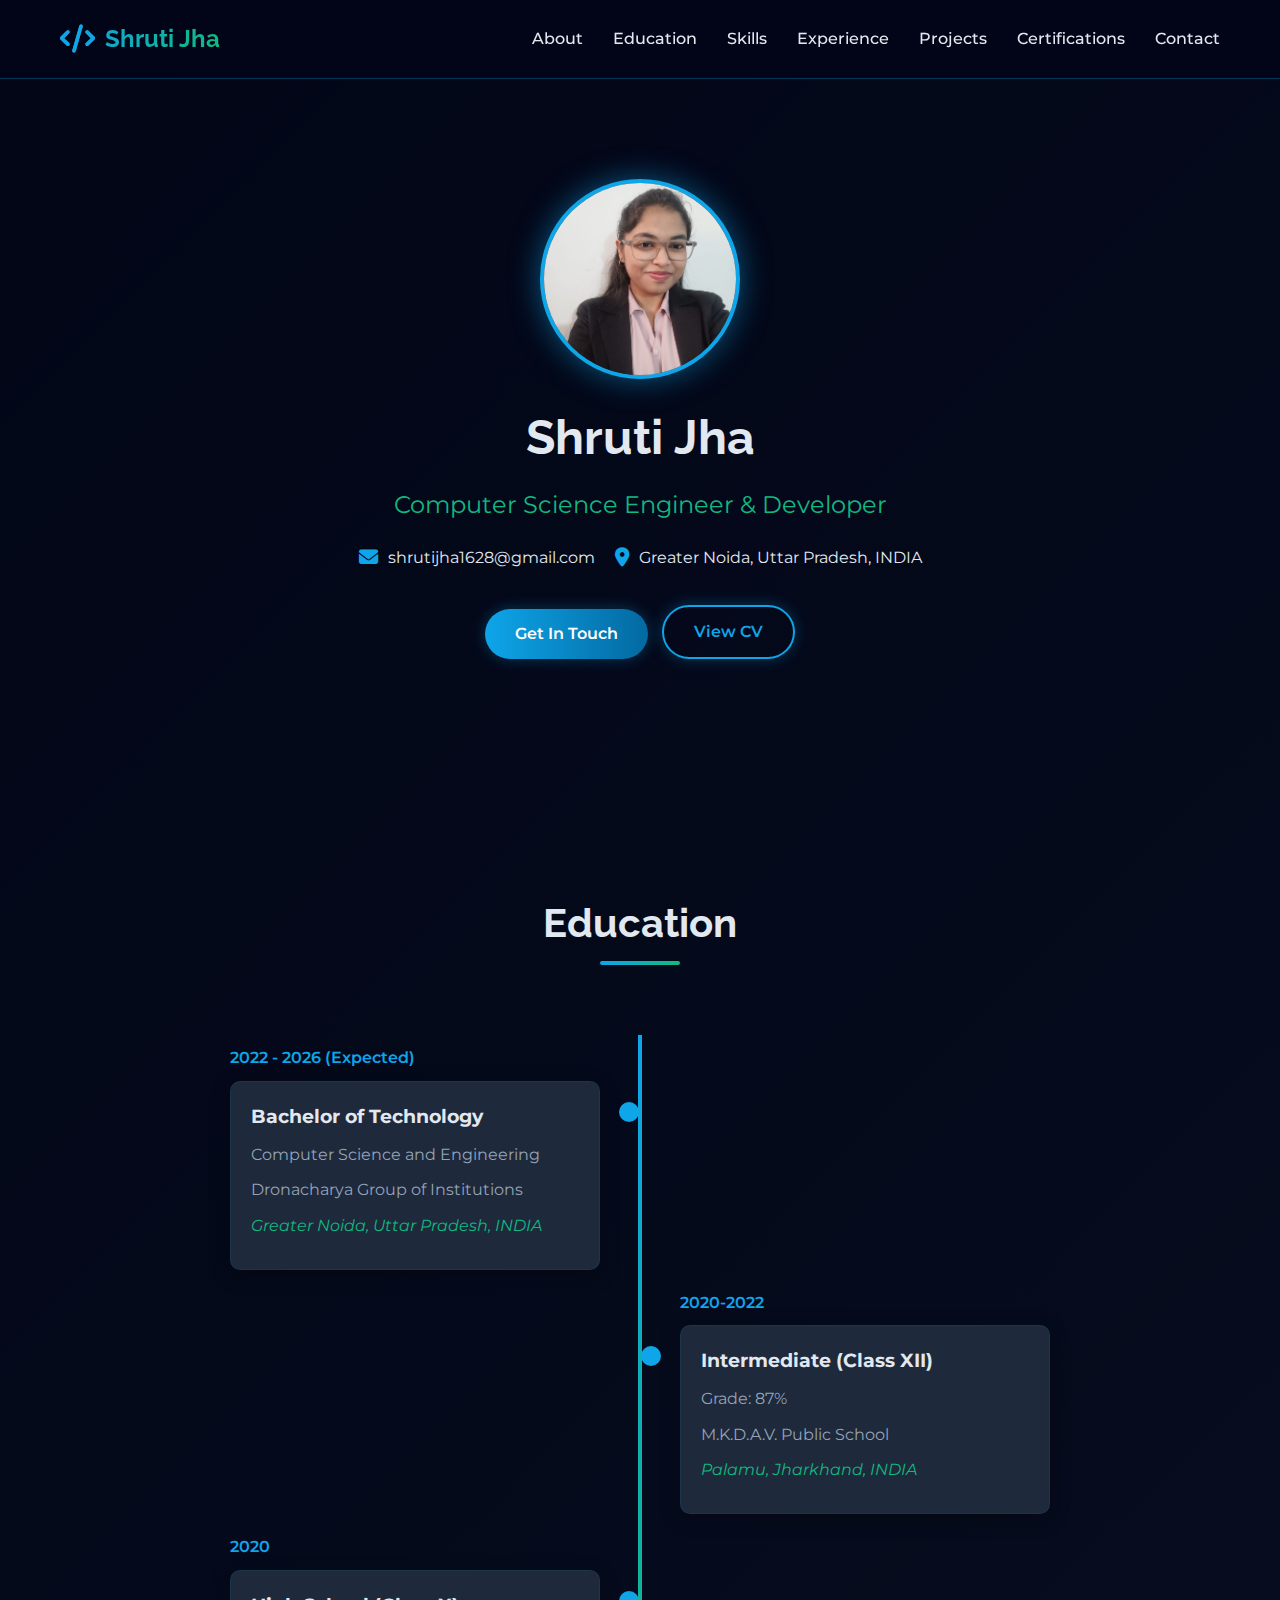
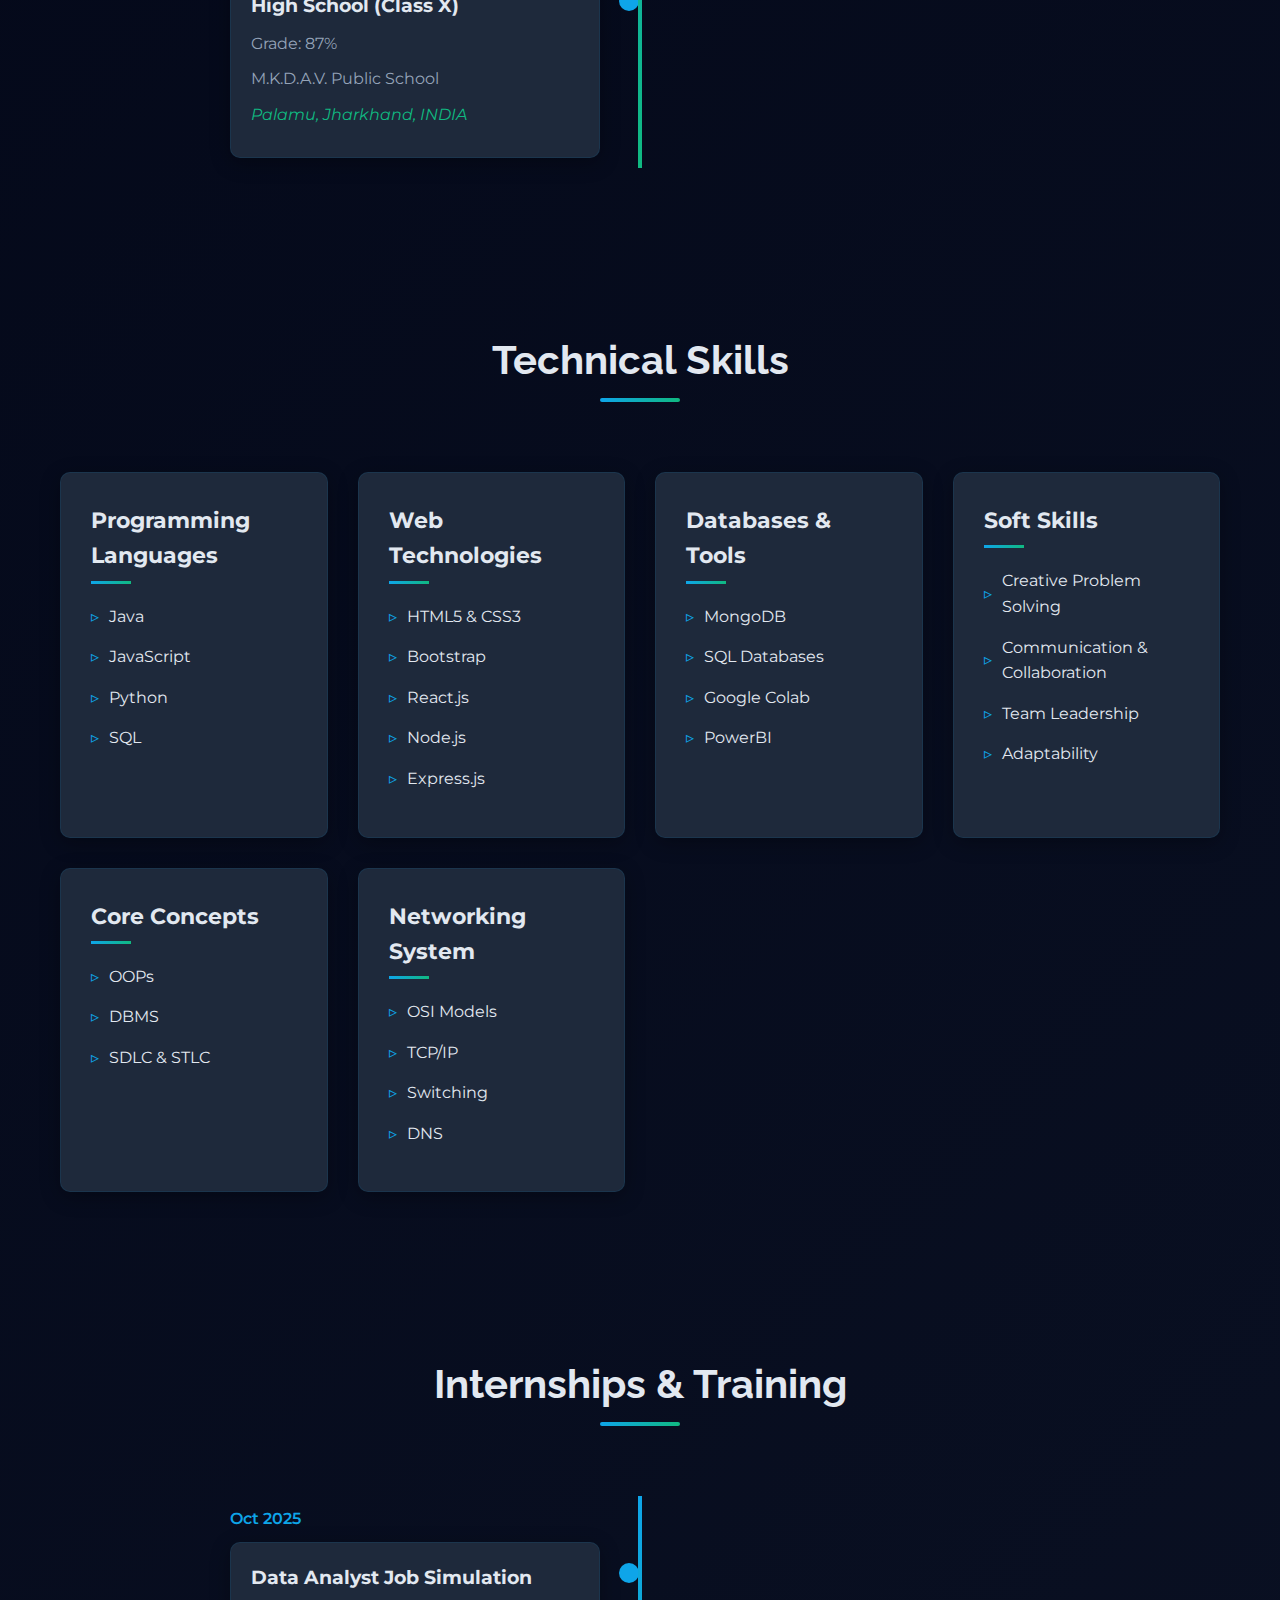
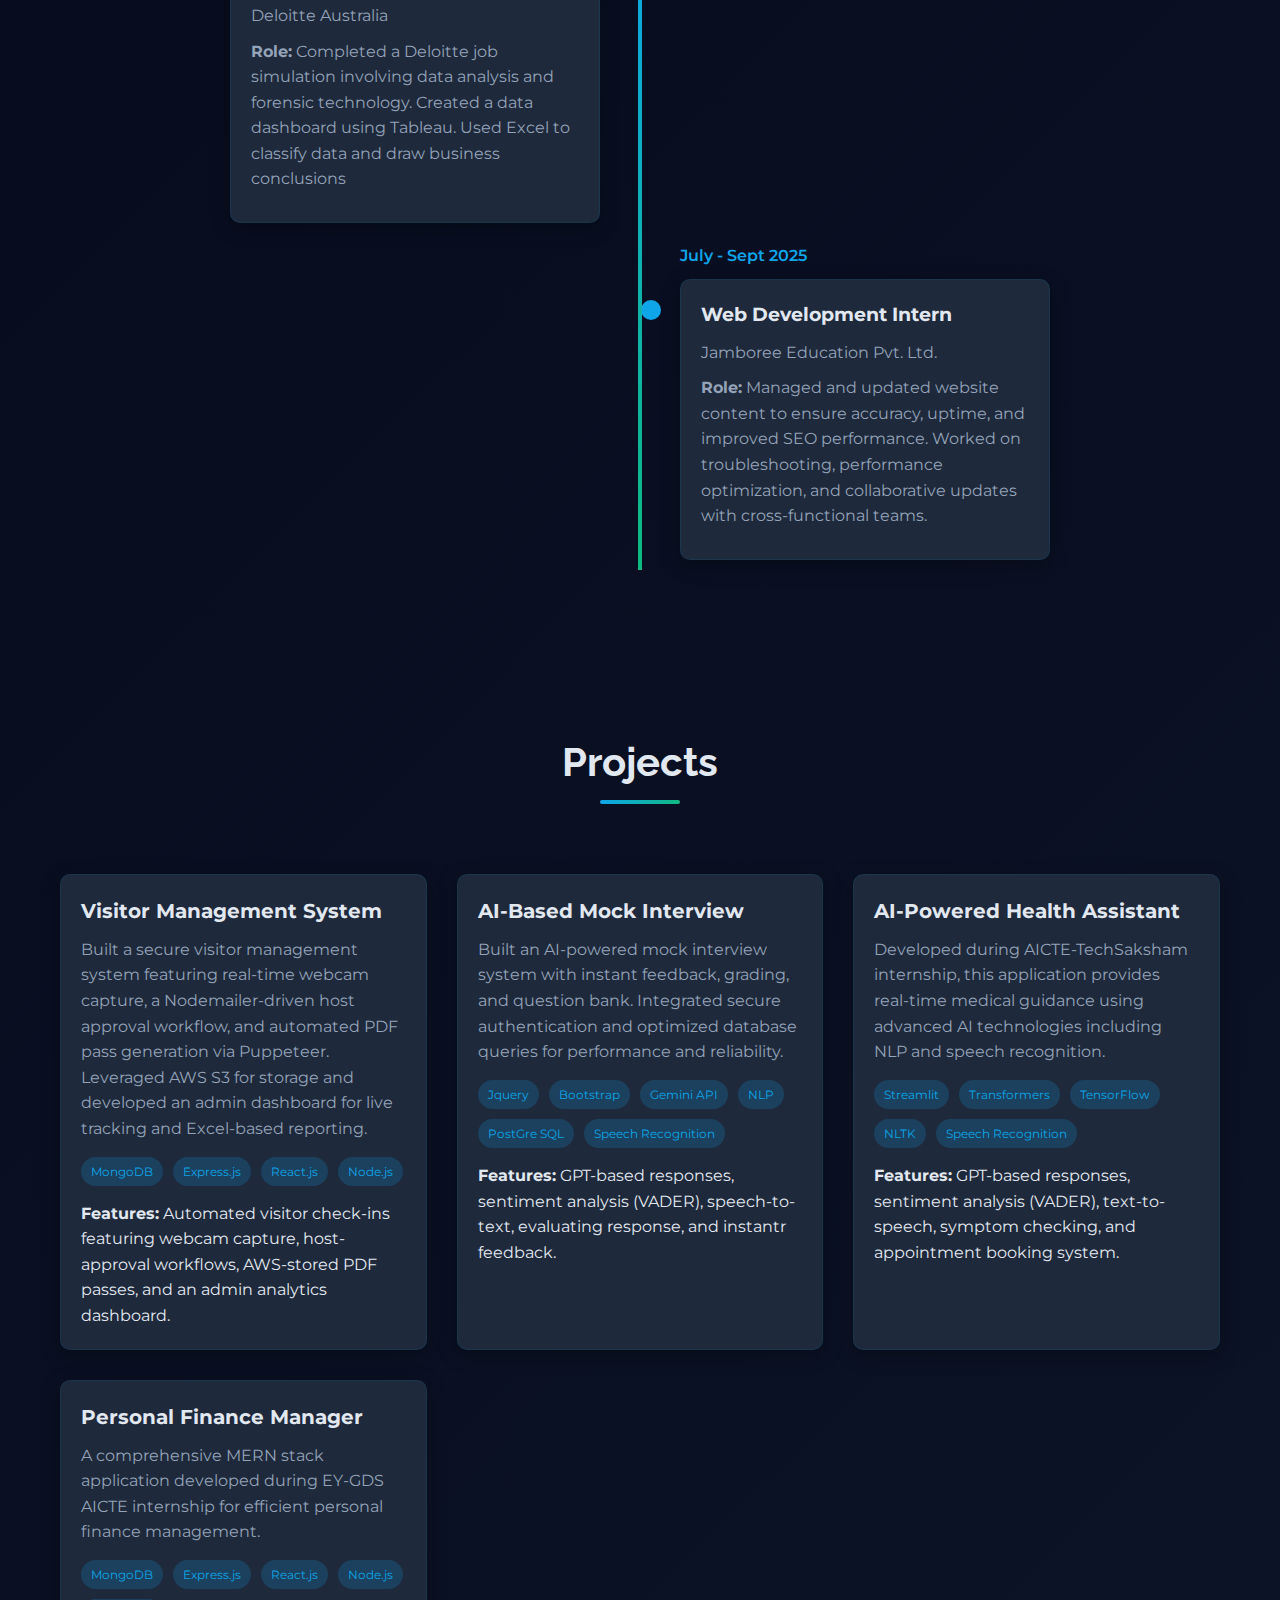
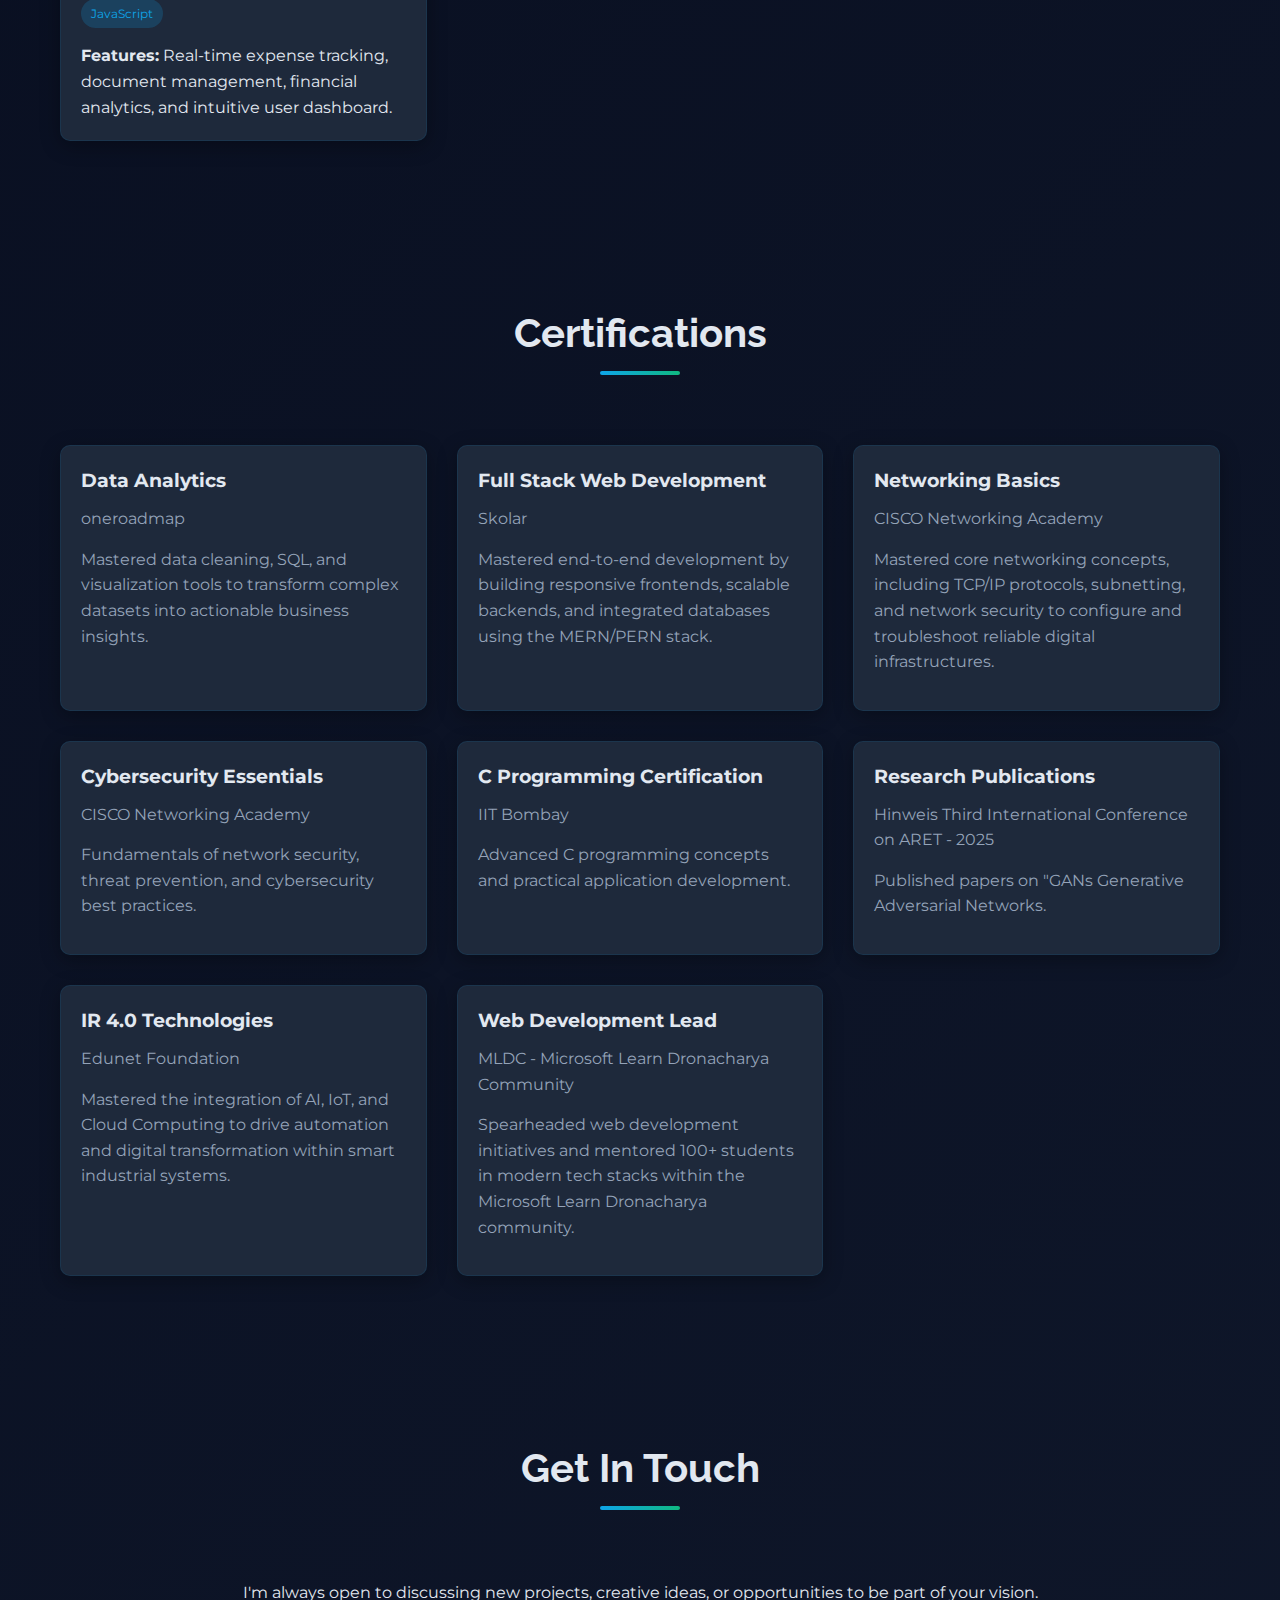
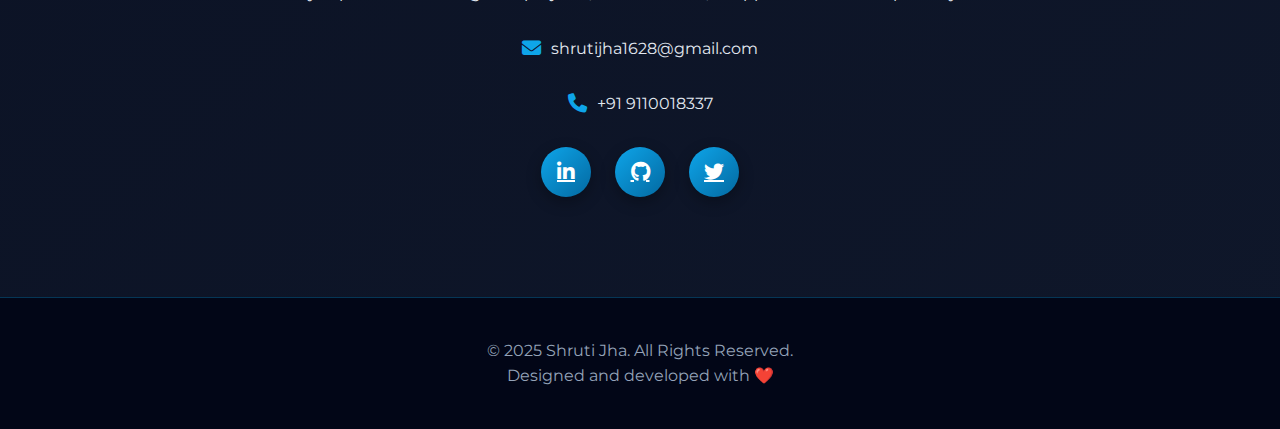
<file: index.html>
<!DOCTYPE html>
<html lang="en">
<head>
    <meta charset="UTF-8">
    <meta name="viewport" content="width=device-width, initial-scale=1.0">
    <title>Shruti Jha | Portfolio</title>
    <link rel="stylesheet" href="https://cdnjs.cloudflare.com/ajax/libs/font-awesome/6.4.0/css/all.min.css">
    <link href="https://fonts.googleapis.com/css2?family=Montserrat:wght@300;400;500;600;700&family=Raleway:wght@400;500;600;700&display=swap" rel="stylesheet">
    <link rel="stylesheet" href="style.css">

</head>
<body>
    <!-- Header -->
    <header>
        <div class="container">
            <nav>
                <div class="logo">
                    <i class="fas fa-code"></i>
                    <span>Shruti Jha</span>
                </div>
                <ul class="nav-links">
                    <li><a href="#about">About</a></li>
                    <li><a href="#education">Education</a></li>
                    <li><a href="#skills">Skills</a></li>
                    <li><a href="#experience">Experience</a></li>
                    <li><a href="#projects">Projects</a></li>
                    <li><a href="#certifications">Certifications</a></li>
                    <li><a href="#contact">Contact</a></li>
                </ul>
            </nav>
        </div>
    </header>

    <!-- Hero Section -->
    <section class="hero" id="#about">
        <div class="container">
            <div class="profile-container">
                <div class="profile-img">
                    <!-- Replace with your actual image -->
                    <img src="Shruti_portfolio.jpeg" alt="Shruti Jha">
                    <!-- <i class="fas fa-user"></i> -->
                </div>
                <h1>Shruti Jha</h1>
                <h2>Computer Science Engineer & Developer</h2>
                
                <div class="contact-info">
                    <div class="contact-item">
                        <i class="fas fa-envelope"></i>
                        <span>shrutijha1628@gmail.com</span>
                    </div>
                    <div class="contact-item">
                        <i class="fas fa-map-marker-alt"></i>
                        <span>Greater Noida, Uttar Pradesh, INDIA</span>
                    </div>
                </div>
                
                <div>
                    <a href="#contact" class="btn">Get In Touch</a>
                    <a href="https://drive.google.com/file/d/1aVGGHmJoJgj8RbCNaSXAF1fKnfLCv3zP/view?usp=sharing" class="btn btn-outline" target="_blank">View CV</a>
                </div>
            </div>
        </div>
    </section>


    <!-- Education -->
    <section id="education">
        <div class="container">
            <div class="section-title">
                <h2>Education</h2>
            </div>
            
            <div class="timeline">
                <div class="timeline-item">
                    <div class="timeline-date">2022 - 2026 (Expected)</div>
                    <div class="timeline-content">
                        <h3>Bachelor of Technology</h3>
                        <p>Computer Science and Engineering</p>
                        <p>Dronacharya Group of Institutions</p>
                        <p class="location">Greater Noida, Uttar Pradesh, INDIA</p>
                    </div>
                </div>
                
                <div class="timeline-item">
                    <div class="timeline-date">2020-2022</div>
                    <div class="timeline-content">
                        <h3>Intermediate (Class XII)</h3>
                        <p>Grade: 87%</p>
                        <p>M.K.D.A.V. Public School</p>
                        <p class="location">Palamu, Jharkhand, INDIA</p>
                    </div>
                </div>
                
                <div class="timeline-item">
                    <div class="timeline-date">2020</div>
                    <div class="timeline-content">
                        <h3>High School (Class X)</h3>
                        <p>Grade: 87%</p>
                        <p>M.K.D.A.V. Public School</p>
                        <p class="location">Palamu, Jharkhand, INDIA</p>
                    </div>
                </div>
            </div>
        </div>
    </section>

    <!-- Skills -->
    <section id="skills">
        <div class="container">
            <div class="section-title">
                <h2>Technical Skills</h2>
            </div>
            
            <div class="skills-grid">
                <div class="skill-category">
                    <h3>Programming Languages</h3>
                    <ul class="skill-list">
                        <li>Java</li>
                        <li>JavaScript</li>
                        <li>Python</li>
                        <li>SQL</li>
                    </ul>
                </div>
                
                <div class="skill-category">
                    <h3>Web Technologies</h3>
                    <ul class="skill-list">
                        <li>HTML5 & CSS3</li>
                        <li>Bootstrap</li>
                        <li>React.js</li>
                        <li>Node.js</li>
                        <li>Express.js</li>
                    </ul>
                </div>
                
                <div class="skill-category">
                    <h3>Databases & Tools</h3>
                    <ul class="skill-list">
                        <li>MongoDB</li>
                        <li>SQL Databases</li>
                        <li>Google Colab</li>
                        <li>PowerBI</li>
                    </ul>
                </div>
                
                <div class="skill-category">
                    <h3>Soft Skills</h3>
                    <ul class="skill-list">
                        <li>Creative Problem Solving</li>
                        <li>Communication & Collaboration</li>
                        <li>Team Leadership</li>
                        <li>Adaptability</li>
                    </ul>
                </div>

                <div class="skill-category">
                    <h3>Core Concepts</h3>
                    <ul class="skill-list">
                        <li>OOPs</li>
                        <li>DBMS</li>
                        <li>SDLC & STLC</li>
                    </ul>
                </div>

                <div class="skill-category">
                    <h3>Networking System</h3>
                    <ul class="skill-list">
                        <li>OSI Models</li>
                        <li>TCP/IP</li>
                        <li>Switching</li>
                        <li>DNS</li>
                    </ul>
                </div>

            </div>
        </div>
    </section>

    <!-- Experience -->
    <section id="experience">
        <div class="container">
            <div class="section-title">
                <h2>Internships & Training</h2>
            </div>
            
            <div class="timeline">
                <div class="timeline-item">
                    <div class="timeline-date">Oct 2025</div>
                    <div class="timeline-content">
                        <h3>Data Analyst Job Simulation</h3>
                        <p>Deloitte Australia</p>
                        <p><strong>Role:</strong> Completed a Deloitte job simulation involving data analysis and forensic technology. Created a data dashboard using Tableau. Used Excel to classify data and draw business conclusions</p>
                    </div>
                </div>
                
                <div class="timeline-item">
                    <div class="timeline-date">July - Sept 2025</div>
                    <div class="timeline-content">
                        <h3>Web Development Intern</h3>
                        <p>Jamboree Education Pvt. Ltd.</p>
                        <p><strong>Role:</strong> Managed and updated website content to ensure accuracy, uptime, and improved SEO performance. Worked on troubleshooting, performance optimization, and collaborative updates with cross-functional teams.</p>
                    </div>
                </div>
            
            </div>
        </div>
    </section>

    <!-- Projects -->
    <section id="projects">
        <div class="container">
            <div class="section-title">
                <h2>Projects</h2>
            </div>
            
            <div class="projects-grid">

                <div class="project-card">
                    <div class="project-content">
                        <h3 class="project-title">Visitor Management System</h3>
                        <p class="project-desc">Built a secure visitor management system featuring real-time webcam capture, a Nodemailer-driven host approval workflow, and automated PDF pass generation via Puppeteer. Leveraged AWS S3 for storage and developed an admin dashboard for live tracking and Excel-based reporting.</p>
                        <div class="project-tech">
                            <span class="tech-tag">MongoDB</span>
                            <span class="tech-tag">Express.js</span>
                            <span class="tech-tag">React.js</span>
                            <span class="tech-tag">Node.js</span>
                        </div>
                        <p><strong>Features:</strong> Automated visitor check-ins featuring webcam capture, host-approval workflows, AWS-stored PDF passes, and an admin analytics dashboard.</p>
                    </div>
                </div>
                

                <div class="project-card">
                    <div class="project-content">
                        <h3 class="project-title">AI-Based Mock Interview</h3>
                        <p class="project-desc">Built an AI-powered mock interview system with instant feedback, grading, and question bank. Integrated secure authentication and optimized database queries for performance and reliability.</p>
                        <div class="project-tech">
                            <span class="tech-tag">Jquery</span>
                            <span class="tech-tag">Bootstrap</span>
                            <span class="tech-tag">Gemini API</span>
                            <span class="tech-tag">NLP</span>
                            <span class="tech-tag">PostGre SQL</span>
                            <span class="tech-tag">Speech Recognition</span>
                        </div>
                        <p><strong>Features:</strong> GPT-based responses, sentiment analysis (VADER), speech-to-text, evaluating response, and instantr feedback.</p>
                    </div>
                </div>

                <div class="project-card">
                    <div class="project-content">
                        <h3 class="project-title">AI-Powered Health Assistant</h3>
                        <p class="project-desc">Developed during AICTE-TechSaksham internship, this application provides real-time medical guidance using advanced AI technologies including NLP and speech recognition.</p>
                        <div class="project-tech">
                            <span class="tech-tag">Streamlit</span>
                            <span class="tech-tag">Transformers</span>
                            <span class="tech-tag">TensorFlow</span>
                            <span class="tech-tag">NLTK</span>
                            <span class="tech-tag">Speech Recognition</span>
                        </div>
                        <p><strong>Features:</strong> GPT-based responses, sentiment analysis (VADER), text-to-speech, symptom checking, and appointment booking system.</p>
                    </div>
                </div>
                
                <div class="project-card">
                    <div class="project-content">
                        <h3 class="project-title">Personal Finance Manager</h3>
                        <p class="project-desc">A comprehensive MERN stack application developed during EY-GDS AICTE internship for efficient personal finance management.</p>
                        <div class="project-tech">
                            <span class="tech-tag">MongoDB</span>
                            <span class="tech-tag">Express.js</span>
                            <span class="tech-tag">React.js</span>
                            <span class="tech-tag">Node.js</span>
                            <span class="tech-tag">JavaScript</span>
                        </div>
                        <p><strong>Features:</strong> Real-time expense tracking, document management, financial analytics, and intuitive user dashboard.</p>
                    </div>
                </div>
            </div>
        </div>
    </section>

    <!-- Certifications -->
    <section id="certifications">
        <div class="container">
            <div class="section-title">
                <h2>Certifications</h2>
            </div>
            
            <div class="certs-grid">
                <div class="cert-card">
                    <h3>Data Analytics</h3>
                    <p>oneroadmap</p>
                    <p>Mastered data cleaning, SQL, and visualization tools to transform complex datasets into actionable business insights.</p>
                </div>

                <div class="cert-card">
                    <h3>Full Stack Web Development</h3>
                    <p>Skolar</p>
                    <p>Mastered end-to-end development by building responsive frontends, scalable backends, and integrated databases using the MERN/PERN stack.</p>
                </div>
                
                <div class="cert-card">
                    <h3>Networking Basics</h3>
                    <p>CISCO Networking Academy</p>
                    <p>Mastered core networking concepts, including TCP/IP protocols, subnetting, and network security to configure and troubleshoot reliable digital infrastructures.</p>
                </div>
                
                <div class="cert-card">
                    <h3>Cybersecurity Essentials</h3>
                    <p>CISCO Networking Academy</p>
                    <p>Fundamentals of network security, threat prevention, and cybersecurity best practices.</p>
                </div>
                
                <div class="cert-card">
                    <h3>C Programming Certification</h3>
                    <p>IIT Bombay</p>
                    <p>Advanced C programming concepts and practical application development.</p>
                </div>
                
                <div class="cert-card">
                    <h3>Research Publications</h3>
                    <p>Hinweis Third International Conference on ARET - 2025</p>
                    <p>Published papers on "GANs Generative Adversarial Networks.</p>
                </div>
                
                <div class="cert-card">
                    <h3>IR 4.0 Technologies</h3>
                    <p>Edunet Foundation</p>
                    <p>Mastered the integration of AI, IoT, and Cloud Computing to drive automation and digital transformation within smart industrial systems.</p>
                </div>

                <div class="cert-card">
                    <h3>Web Development Lead</h3>
                    <p>MLDC - Microsoft Learn Dronacharya Community</p>
                    <p>Spearheaded web development initiatives and mentored 100+ students in modern tech stacks within the Microsoft Learn Dronacharya community.</p>
                </div>
            </div>
        </div>
    </section>

    <!-- Contact -->
    <section id="contact">
        <div class="container">
            <div class="section-title">
                <h2>Get In Touch</h2>
            </div>
            
            <div style="text-align: center;">
                <p>I'm always open to discussing new projects, creative ideas, or opportunities to be part of your vision.</p>
                
                <div class="contact-info" style="justify-content: center; margin: 30px 0;">
                    <div class="contact-item">
                        <i class="fas fa-envelope"></i>
                        <span>shrutijha1628@gmail.com</span>
                    </div>
                </div>

                <div class="contact-info" style="justify-content: center; margin: 30px 0;">
                    <div class="contact-item">
                        <i class="fas fa-phone"></i>
                        <span>+91 9110018337</span>
                    </div>
                </div>
                
                <div class="social-buttons">
                    <a href="https://www.linkedin.com/in/shruti-j-966269230/" class="social-btn" target="_blank"><i class="fab fa-linkedin-in"></i></a>
                    <a href="https://github.com/shrut08i" class="social-btn" target="_blank"><i class="fab fa-github"></i></a>
                    <a href="https://x.com/ShrutiJ93777965" class="social-btn" target="_blank"><i class="fab fa-twitter"></i></a>
                </div>
            </div>
        </div>
    </section>

    <!-- Footer -->
    <footer>
        <div class="container">
            <p>&copy; 2025 Shruti Jha. All Rights Reserved.</p>
            <p>Designed and developed with ❤️</p>
        </div>
    </footer>

    <script>
        // Simple smooth scroll functionality
        document.querySelectorAll('a[href^="#"]').forEach(anchor => {
            anchor.addEventListener('click', function (e) {
                e.preventDefault();
                
                const targetId = this.getAttribute('href');
                if (targetId === '#') return;
                
                const targetElement = document.querySelector(targetId);
                if (targetElement) {
                    window.scrollTo({
                        top: targetElement.offsetTop - 80,
                        behavior: 'smooth'
                    });
                }
            });
        });
    </script>

    <script>

        var tablinks = document.getElementsByClassName("tab-links");
        var tabcontents = document.getElementsByClassName("tab-contents");
        
        function opentab(tabname){
            for(tablink of tablinks){
                tablink.classList.remove("active-link");
            }
            for(tabcontent of tabcontents){
                tabcontent.classList.remove("active-tab");
            }
            event.currentTarget.classList.add("active-link");
            document.getElementById(tabname).classList.add("active-tab")
        }

    </script>

</body>
</html>
</file>
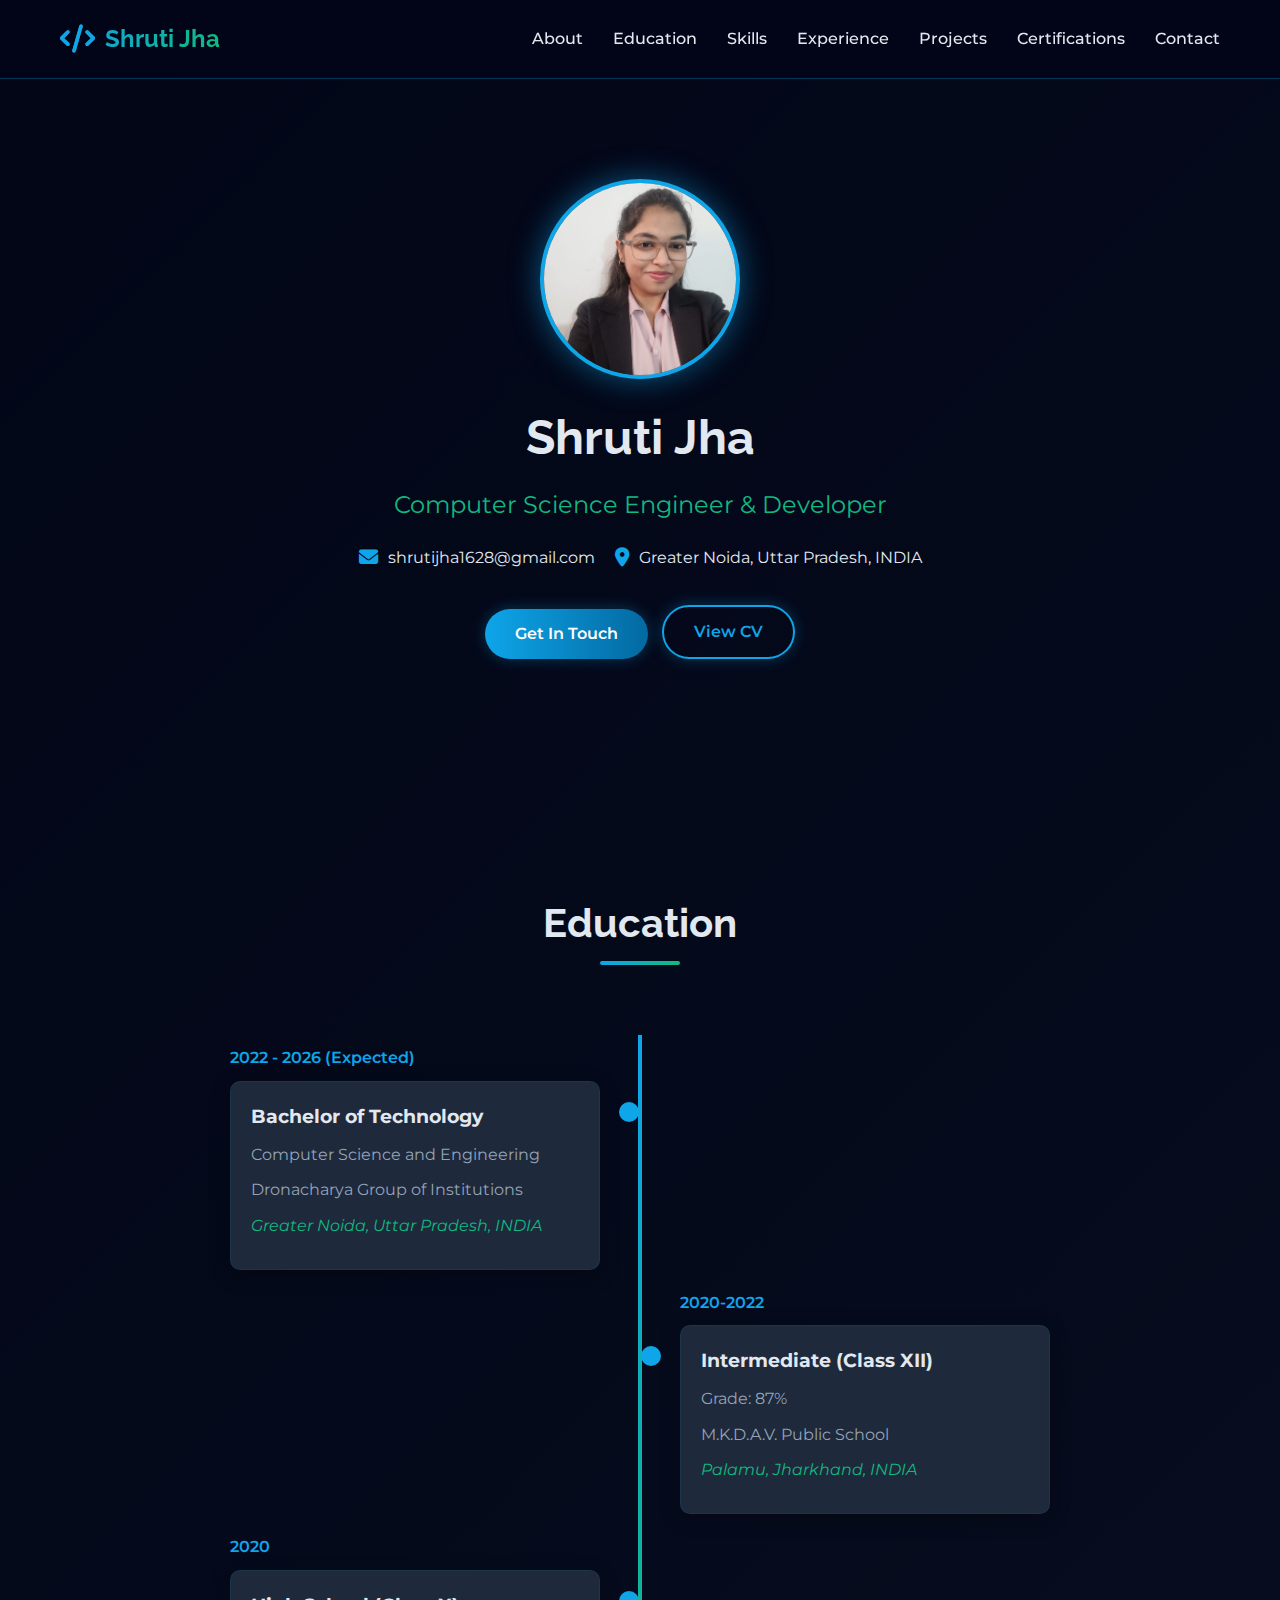
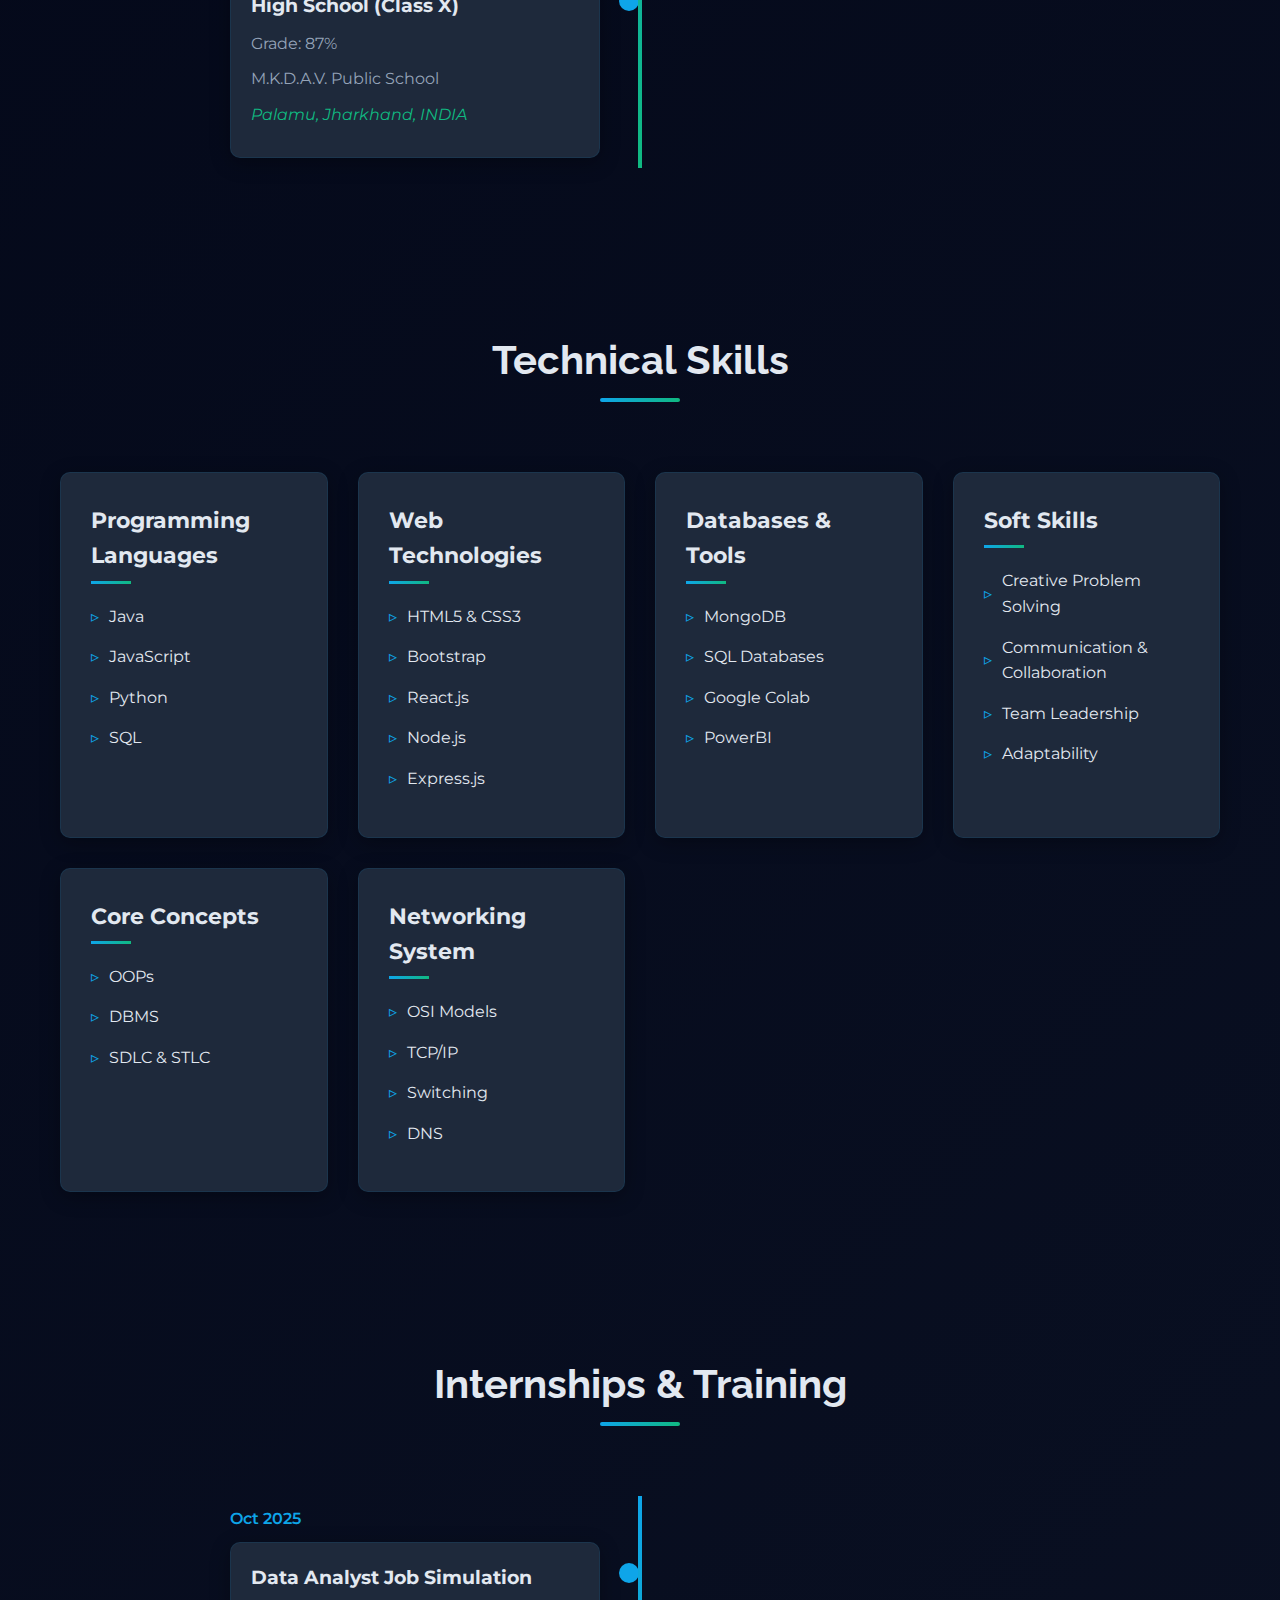
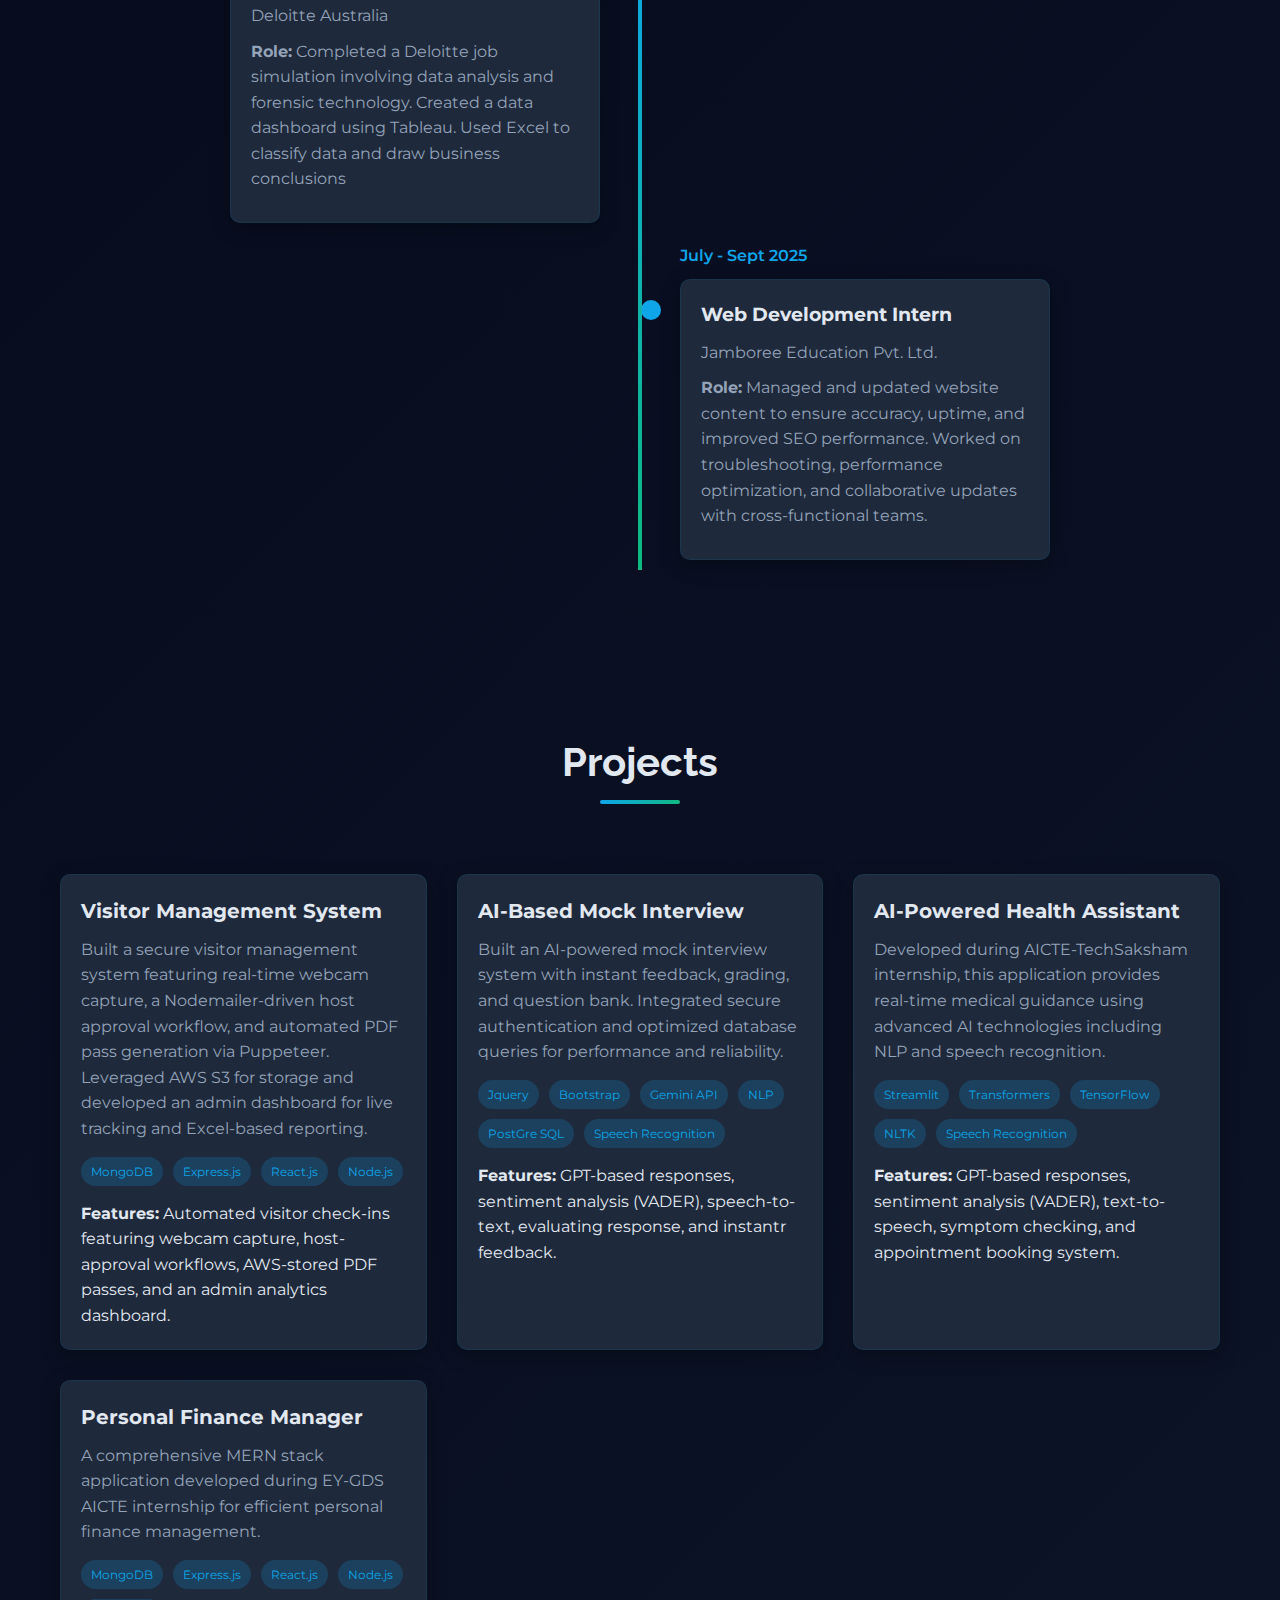
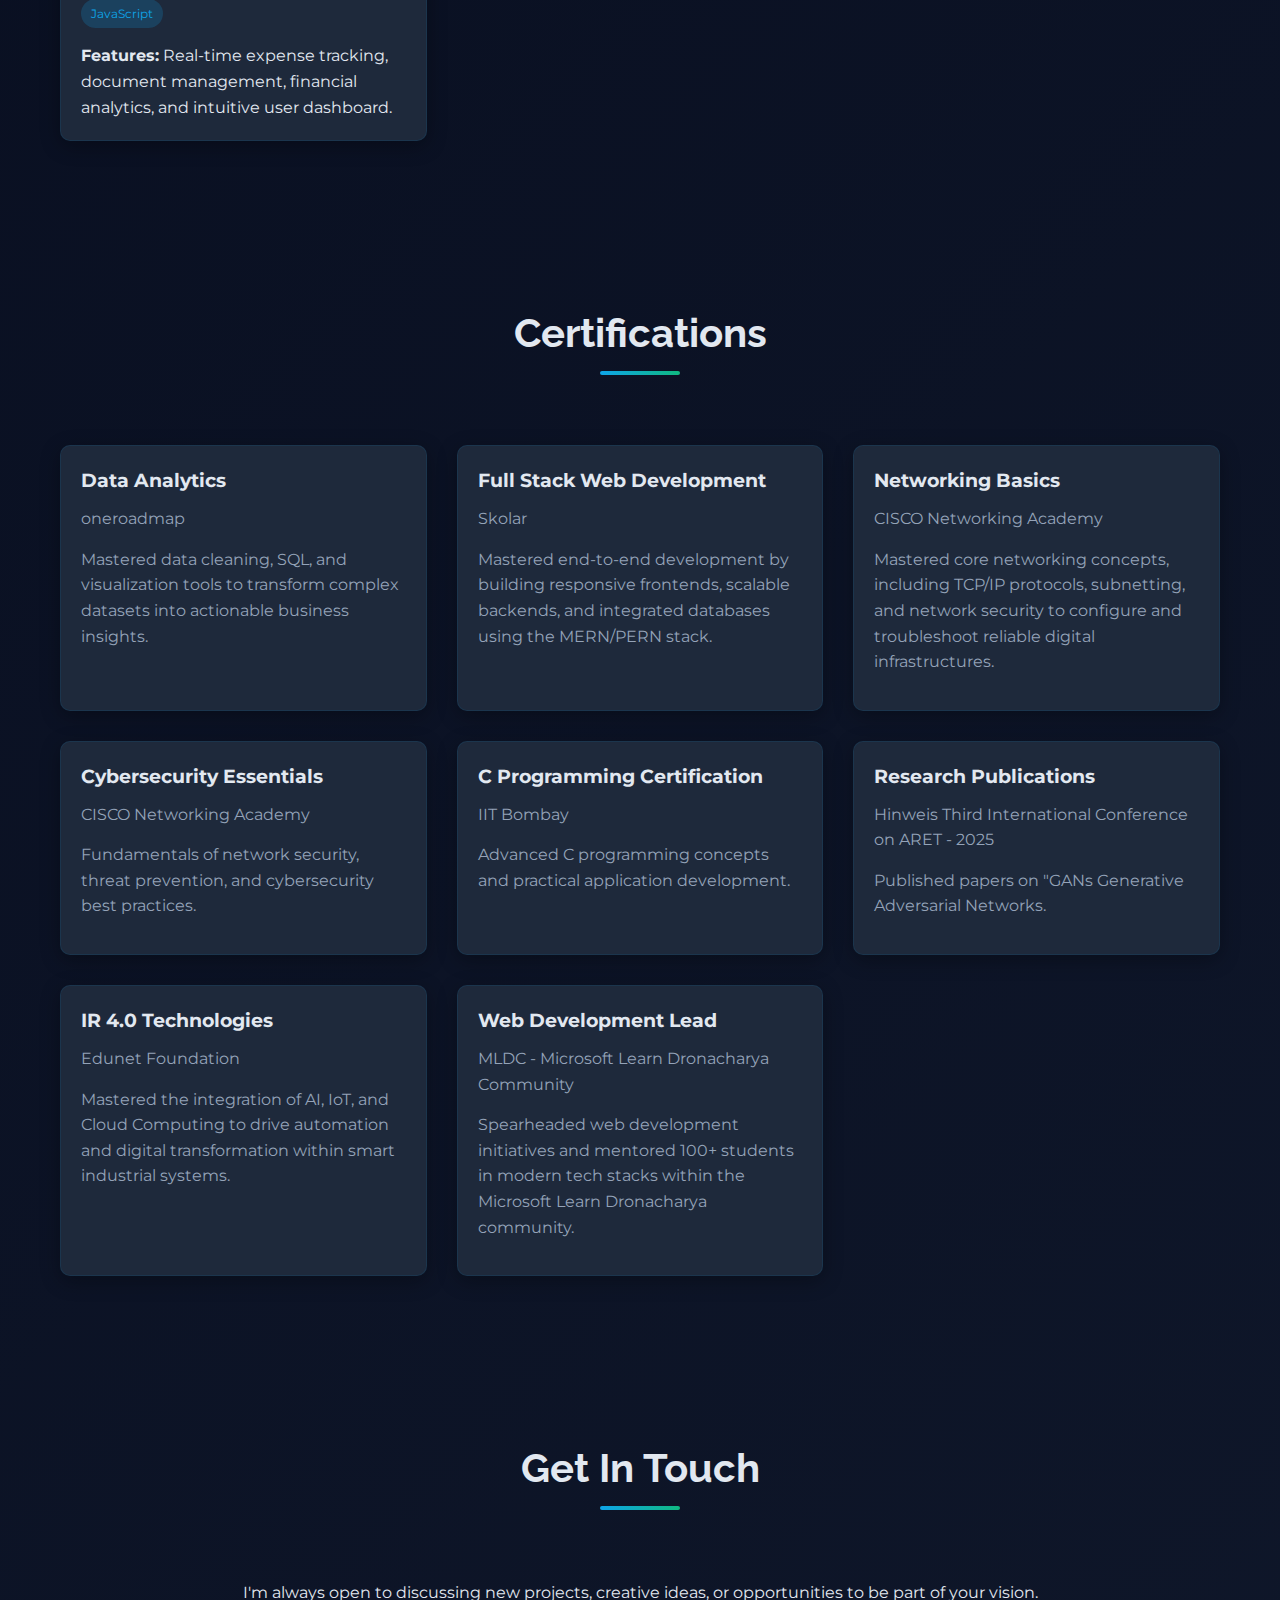
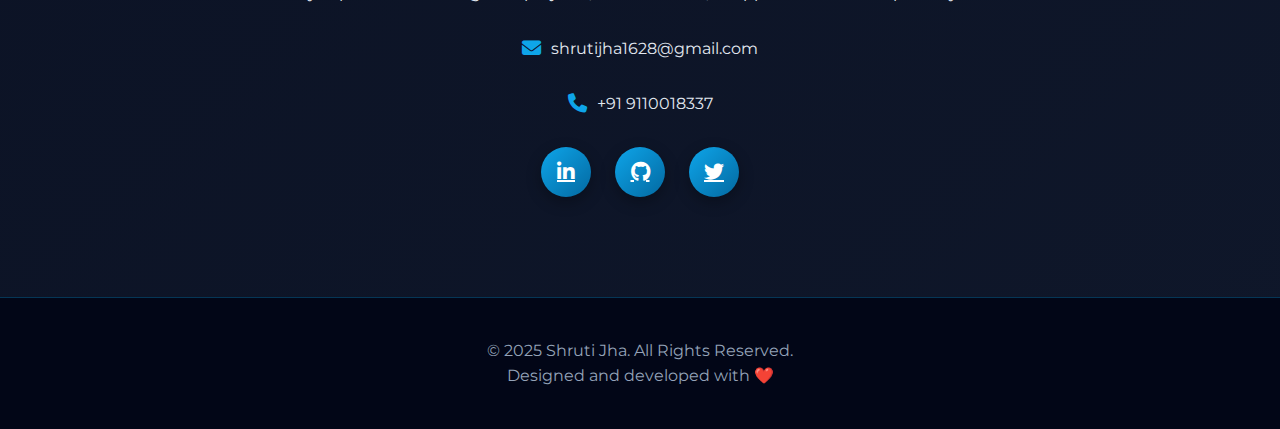
<file: a.html>
<!DOCTYPE html>
<html lang="en">
<head>
    <meta charset="UTF-8">
    <meta name="viewport" content="width=device-width, initial-scale=1.0">
    <title>Shruti Jha | Portfolio</title>
    <link rel="stylesheet" href="https://cdnjs.cloudflare.com/ajax/libs/font-awesome/6.4.0/css/all.min.css">
    <link href="https://fonts.googleapis.com/css2?family=Montserrat:wght@300;400;500;600;700&family=Raleway:wght@400;500;600;700&display=swap" rel="stylesheet">
    <link rel="stylesheet" href="style.css">

</head>
<body>
    <!-- Header -->
    <header>
        <div class="container">
            <nav>
                <div class="logo">
                    <i class="fas fa-code"></i>
                    <span>Shruti Jha</span>
                </div>
                <ul class="nav-links">
                    <li><a href="#about">About</a></li>
                    <li><a href="#education">Education</a></li>
                    <li><a href="#skills">Skills</a></li>
                    <li><a href="#experience">Experience</a></li>
                    <li><a href="#projects">Projects</a></li>
                    <li><a href="#certifications">Certifications</a></li>
                    <li><a href="#contact">Contact</a></li>
                </ul>
            </nav>
        </div>
    </header>

    <!-- Hero Section -->
    <section class="hero" id="#about">
        <div class="container">
            <div class="profile-container">
                <div class="profile-img">
                    <!-- Replace with your actual image -->
                    <img src="Shruti_portfolio.jpeg" alt="Shruti Jha">
                    <!-- <i class="fas fa-user"></i> -->
                </div>
                <h1>Shruti Jha</h1>
                <h2>Computer Science Engineer & Developer</h2>
                
                <div class="contact-info">
                    <div class="contact-item">
                        <i class="fas fa-envelope"></i>
                        <span>shrutijha1628@gmail.com</span>
                    </div>
                    <div class="contact-item">
                        <i class="fas fa-map-marker-alt"></i>
                        <span>Greater Noida, Uttar Pradesh, INDIA</span>
                    </div>
                </div>
                
                <div>
                    <a href="#contact" class="btn">Get In Touch</a>
                    <a href="https://drive.google.com/file/d/1aVGGHmJoJgj8RbCNaSXAF1fKnfLCv3zP/view?usp=sharing" class="btn btn-outline" target="_blank">View CV</a>
                </div>
            </div>
        </div>
    </section>


    <!-- Education -->
    <section id="education">
        <div class="container">
            <div class="section-title">
                <h2>Education</h2>
            </div>
            
            <div class="timeline">
                <div class="timeline-item">
                    <div class="timeline-date">2022 - 2026 (Expected)</div>
                    <div class="timeline-content">
                        <h3>Bachelor of Technology</h3>
                        <p>Computer Science and Engineering</p>
                        <p>Dronacharya Group of Institutions</p>
                        <p class="location">Greater Noida, Uttar Pradesh, INDIA</p>
                    </div>
                </div>
                
                <div class="timeline-item">
                    <div class="timeline-date">2020-2022</div>
                    <div class="timeline-content">
                        <h3>Intermediate (Class XII)</h3>
                        <p>Grade: 87%</p>
                        <p>M.K.D.A.V. Public School</p>
                        <p class="location">Palamu, Jharkhand, INDIA</p>
                    </div>
                </div>
                
                <div class="timeline-item">
                    <div class="timeline-date">2020</div>
                    <div class="timeline-content">
                        <h3>High School (Class X)</h3>
                        <p>Grade: 87%</p>
                        <p>M.K.D.A.V. Public School</p>
                        <p class="location">Palamu, Jharkhand, INDIA</p>
                    </div>
                </div>
            </div>
        </div>
    </section>

    <!-- Skills -->
    <section id="skills">
        <div class="container">
            <div class="section-title">
                <h2>Technical Skills</h2>
            </div>
            
            <div class="skills-grid">
                <div class="skill-category">
                    <h3>Programming Languages</h3>
                    <ul class="skill-list">
                        <li>Java</li>
                        <li>JavaScript</li>
                        <li>Python</li>
                        <li>SQL</li>
                    </ul>
                </div>
                
                <div class="skill-category">
                    <h3>Web Technologies</h3>
                    <ul class="skill-list">
                        <li>HTML5 & CSS3</li>
                        <li>Bootstrap</li>
                        <li>React.js</li>
                        <li>Node.js</li>
                        <li>Express.js</li>
                    </ul>
                </div>
                
                <div class="skill-category">
                    <h3>Databases & Tools</h3>
                    <ul class="skill-list">
                        <li>MongoDB</li>
                        <li>SQL Databases</li>
                        <li>Google Colab</li>
                        <li>PowerBI</li>
                    </ul>
                </div>
                
                <div class="skill-category">
                    <h3>Soft Skills</h3>
                    <ul class="skill-list">
                        <li>Creative Problem Solving</li>
                        <li>Communication & Collaboration</li>
                        <li>Team Leadership</li>
                        <li>Adaptability</li>
                    </ul>
                </div>

                <div class="skill-category">
                    <h3>Core Concepts</h3>
                    <ul class="skill-list">
                        <li>OOPs</li>
                        <li>DBMS</li>
                        <li>SDLC & STLC</li>
                    </ul>
                </div>

                <div class="skill-category">
                    <h3>Networking System</h3>
                    <ul class="skill-list">
                        <li>OSI Models</li>
                        <li>TCP/IP</li>
                        <li>Switching</li>
                        <li>DNS</li>
                    </ul>
                </div>

            </div>
        </div>
    </section>

    <!-- Experience -->
    <section id="experience">
        <div class="container">
            <div class="section-title">
                <h2>Internships & Training</h2>
            </div>
            
            <div class="timeline">
                <div class="timeline-item">
                    <div class="timeline-date">Oct 2025</div>
                    <div class="timeline-content">
                        <h3>Data Analyst Job Simulation</h3>
                        <p>Deloitte Australia</p>
                        <p><strong>Role:</strong> Completed a Deloitte job simulation involving data analysis and forensic technology. Created a data dashboard using Tableau. Used Excel to classify data and draw business conclusions</p>
                    </div>
                </div>
                
                <div class="timeline-item">
                    <div class="timeline-date">July - Sept 2025</div>
                    <div class="timeline-content">
                        <h3>Web Development Intern</h3>
                        <p>Jamboree Education Pvt. Ltd.</p>
                        <p><strong>Role:</strong> Managed and updated website content to ensure accuracy, uptime, and improved SEO performance. Worked on troubleshooting, performance optimization, and collaborative updates with cross-functional teams.</p>
                    </div>
                </div>
            
            </div>
        </div>
    </section>

    <!-- Projects -->
    <section id="projects">
        <div class="container">
            <div class="section-title">
                <h2>Projects</h2>
            </div>
            
            <div class="projects-grid">

                <div class="project-card">
                    <div class="project-content">
                        <h3 class="project-title">Visitor Management System</h3>
                        <p class="project-desc">Built a secure visitor management system featuring real-time webcam capture, a Nodemailer-driven host approval workflow, and automated PDF pass generation via Puppeteer. Leveraged AWS S3 for storage and developed an admin dashboard for live tracking and Excel-based reporting.</p>
                        <div class="project-tech">
                            <span class="tech-tag">MongoDB</span>
                            <span class="tech-tag">Express.js</span>
                            <span class="tech-tag">React.js</span>
                            <span class="tech-tag">Node.js</span>
                        </div>
                        <p><strong>Features:</strong> Automated visitor check-ins featuring webcam capture, host-approval workflows, AWS-stored PDF passes, and an admin analytics dashboard.</p>
                    </div>
                </div>
                

                <div class="project-card">
                    <div class="project-content">
                        <h3 class="project-title">AI-Based Mock Interview</h3>
                        <p class="project-desc">Built an AI-powered mock interview system with instant feedback, grading, and question bank. Integrated secure authentication and optimized database queries for performance and reliability.</p>
                        <div class="project-tech">
                            <span class="tech-tag">Jquery</span>
                            <span class="tech-tag">Bootstrap</span>
                            <span class="tech-tag">Gemini API</span>
                            <span class="tech-tag">NLP</span>
                            <span class="tech-tag">PostGre SQL</span>
                            <span class="tech-tag">Speech Recognition</span>
                        </div>
                        <p><strong>Features:</strong> GPT-based responses, sentiment analysis (VADER), speech-to-text, evaluating response, and instantr feedback.</p>
                    </div>
                </div>

                <div class="project-card">
                    <div class="project-content">
                        <h3 class="project-title">AI-Powered Health Assistant</h3>
                        <p class="project-desc">Developed during AICTE-TechSaksham internship, this application provides real-time medical guidance using advanced AI technologies including NLP and speech recognition.</p>
                        <div class="project-tech">
                            <span class="tech-tag">Streamlit</span>
                            <span class="tech-tag">Transformers</span>
                            <span class="tech-tag">TensorFlow</span>
                            <span class="tech-tag">NLTK</span>
                            <span class="tech-tag">Speech Recognition</span>
                        </div>
                        <p><strong>Features:</strong> GPT-based responses, sentiment analysis (VADER), text-to-speech, symptom checking, and appointment booking system.</p>
                    </div>
                </div>
                
                <div class="project-card">
                    <div class="project-content">
                        <h3 class="project-title">Personal Finance Manager</h3>
                        <p class="project-desc">A comprehensive MERN stack application developed during EY-GDS AICTE internship for efficient personal finance management.</p>
                        <div class="project-tech">
                            <span class="tech-tag">MongoDB</span>
                            <span class="tech-tag">Express.js</span>
                            <span class="tech-tag">React.js</span>
                            <span class="tech-tag">Node.js</span>
                            <span class="tech-tag">JavaScript</span>
                        </div>
                        <p><strong>Features:</strong> Real-time expense tracking, document management, financial analytics, and intuitive user dashboard.</p>
                    </div>
                </div>
            </div>
        </div>
    </section>

    <!-- Certifications -->
    <section id="certifications">
        <div class="container">
            <div class="section-title">
                <h2>Certifications</h2>
            </div>
            
            <div class="certs-grid">
                <div class="cert-card">
                    <h3>Data Analytics</h3>
                    <p>oneroadmap</p>
                    <p>Mastered data cleaning, SQL, and visualization tools to transform complex datasets into actionable business insights.</p>
                </div>

                <div class="cert-card">
                    <h3>Full Stack Web Development</h3>
                    <p>Skolar</p>
                    <p>Mastered end-to-end development by building responsive frontends, scalable backends, and integrated databases using the MERN/PERN stack.</p>
                </div>
                
                <div class="cert-card">
                    <h3>Networking Basics</h3>
                    <p>CISCO Networking Academy</p>
                    <p>Mastered core networking concepts, including TCP/IP protocols, subnetting, and network security to configure and troubleshoot reliable digital infrastructures.</p>
                </div>
                
                <div class="cert-card">
                    <h3>Cybersecurity Essentials</h3>
                    <p>CISCO Networking Academy</p>
                    <p>Fundamentals of network security, threat prevention, and cybersecurity best practices.</p>
                </div>
                
                <div class="cert-card">
                    <h3>C Programming Certification</h3>
                    <p>IIT Bombay</p>
                    <p>Advanced C programming concepts and practical application development.</p>
                </div>
                
                <div class="cert-card">
                    <h3>Research Publications</h3>
                    <p>Hinweis Third International Conference on ARET - 2025</p>
                    <p>Published papers on "GANs Generative Adversarial Networks.</p>
                </div>
                
                <div class="cert-card">
                    <h3>IR 4.0 Technologies</h3>
                    <p>Edunet Foundation</p>
                    <p>Mastered the integration of AI, IoT, and Cloud Computing to drive automation and digital transformation within smart industrial systems.</p>
                </div>

                <div class="cert-card">
                    <h3>Web Development Lead</h3>
                    <p>MLDC - Microsoft Learn Dronacharya Community</p>
                    <p>Spearheaded web development initiatives and mentored 100+ students in modern tech stacks within the Microsoft Learn Dronacharya community.</p>
                </div>
            </div>
        </div>
    </section>

    <!-- Contact -->
    <section id="contact">
        <div class="container">
            <div class="section-title">
                <h2>Get In Touch</h2>
            </div>
            
            <div style="text-align: center;">
                <p>I'm always open to discussing new projects, creative ideas, or opportunities to be part of your vision.</p>
                
                <div class="contact-info" style="justify-content: center; margin: 30px 0;">
                    <div class="contact-item">
                        <i class="fas fa-envelope"></i>
                        <span>shrutijha1628@gmail.com</span>
                    </div>
                </div>

                <div class="contact-info" style="justify-content: center; margin: 30px 0;">
                    <div class="contact-item">
                        <i class="fas fa-phone"></i>
                        <span>+91 9110018337</span>
                    </div>
                </div>
                
                <div class="social-buttons">
                    <a href="https://www.linkedin.com/in/shruti-j-966269230/" class="social-btn" target="_blank"><i class="fab fa-linkedin-in"></i></a>
                    <a href="https://github.com/shrut08i" class="social-btn" target="_blank"><i class="fab fa-github"></i></a>
                    <a href="https://x.com/ShrutiJ93777965" class="social-btn" target="_blank"><i class="fab fa-twitter"></i></a>
                </div>
            </div>
        </div>
    </section>

    <!-- Footer -->
    <footer>
        <div class="container">
            <p>&copy; 2025 Shruti Jha. All Rights Reserved.</p>
            <p>Designed and developed with ❤️</p>
        </div>
    </footer>

    <script>
        // Simple smooth scroll functionality
        document.querySelectorAll('a[href^="#"]').forEach(anchor => {
            anchor.addEventListener('click', function (e) {
                e.preventDefault();
                
                const targetId = this.getAttribute('href');
                if (targetId === '#') return;
                
                const targetElement = document.querySelector(targetId);
                if (targetElement) {
                    window.scrollTo({
                        top: targetElement.offsetTop - 80,
                        behavior: 'smooth'
                    });
                }
            });
        });
    </script>

    <script>

        var tablinks = document.getElementsByClassName("tab-links");
        var tabcontents = document.getElementsByClassName("tab-contents");
        
        function opentab(tabname){
            for(tablink of tablinks){
                tablink.classList.remove("active-link");
            }
            for(tabcontent of tabcontents){
                tabcontent.classList.remove("active-tab");
            }
            event.currentTarget.classList.add("active-link");
            document.getElementById(tabname).classList.add("active-tab")
        }

    </script>

</body>
</html>
</file>
<file: style.css>
:root {
            --primary: #0ea5e9;
            --primary-dark: #0369a1;
            --secondary: #10b981;
            --accent: #f97316;
            --dark: #0f172a;
            --darker: #020617;
            --dark-light: #1e293b;
            --text: #e2e8f0;
            --text-muted: #94a3b8;
        }
        
        * {
            margin: 0;
            padding: 0;
            box-sizing: border-box;
        }
        
        body {
            font-family: 'Montserrat', sans-serif;
            line-height: 1.6;
            color: var(--text);
            background: linear-gradient(135deg, var(--darker) 0%, var(--dark) 100%);
            min-height: 100vh;
        }
        
        .container {
            max-width: 1200px;
            margin: 0 auto;
            padding: 0 20px;
        }
        
        /* Header Styles */
        header {
            background: rgba(2, 6, 23, 0.9);
            backdrop-filter: blur(10px);
            color: white;
            padding: 20px 0;
            position: sticky;
            top: 0;
            z-index: 100;
            border-bottom: 1px solid rgba(14, 165, 233, 0.3);
        }
        
        nav {
            display: flex;
            justify-content: space-between;
            align-items: center;
        }
        
        .logo {
            font-family: 'Raleway', sans-serif;
            font-size: 24px;
            font-weight: 700;
            display: flex;
            align-items: center;
            background: linear-gradient(90deg, var(--primary), var(--secondary));
            -webkit-background-clip: text;
            background-clip: text;
            color: transparent;
        }
        
        .logo i {
            margin-right: 10px;
            font-size: 28px;
            color: var(--primary);
        }
        
        .nav-links {
            display: flex;
            list-style: none;
        }
        
        .nav-links li {
            margin-left: 30px;
        }
        
        .nav-links a {
            color: var(--text);
            text-decoration: none;
            font-weight: 500;
            transition: all 0.3s ease;
            position: relative;
        }
        
        .nav-links a:after {
            content: '';
            position: absolute;
            bottom: -5px;
            left: 0;
            width: 0;
            height: 2px;
            background: var(--primary);
            transition: width 0.3s ease;
        }
        
        .nav-links a:hover {
            color: var(--primary);
        }
        
        .nav-links a:hover:after {
            width: 100%;
        }
        
        /* Hero Section */
        .hero {
            padding: 100px 0;
            text-align: center;
            position: relative;
            overflow: hidden;
        }
        
        .profile-container {
            display: flex;
            flex-direction: column;
            align-items: center;
            margin-bottom: 40px;
        }
        
        .profile-img {
            width: 200px;
            height: 200px;
            border-radius: 50%;
            object-fit: cover;
            border: 4px solid var(--primary);
            box-shadow: 0 0 30px rgba(14, 165, 233, 0.5);
            margin-bottom: 20px;
            background: #1e293b;
            display: flex;
            align-items: center;
            justify-content: center;
            color: white;
            font-size: 80px;
            overflow: hidden;
        }
        
        .profile-img img {
            width: 100%;
            height: 100%;
            object-fit: cover;
        }
        
        .hero-content {
            max-width: 800px;
            margin: 0 auto;
        }
        
        .hero h1 {
            font-family: 'Raleway', sans-serif;
            font-size: 3rem;
            margin-bottom: 10px;
            font-weight: 700;
        }
        
        .hero h2 {
            font-size: 1.5rem;
            margin-bottom: 20px;
            font-weight: 400;
            color: var(--secondary);
        }
        
        .contact-info {
            display: flex;
            justify-content: center;
            flex-wrap: wrap;
            gap: 20px;
            margin-bottom: 30px;
        }
        
        .contact-item {
            display: flex;
            align-items: center;
            gap: 10px;
        }
        
        .contact-item i {
            color: var(--primary);
            font-size: 1.2rem;
        }
        
        .btn {
            display: inline-block;
            padding: 12px 30px;
            background: linear-gradient(90deg, var(--primary), var(--primary-dark));
            color: white;
            text-decoration: none;
            border-radius: 30px;
            font-weight: 600;
            transition: all 0.3s ease;
            border: none;
            cursor: pointer;
            font-size: 16px;
            box-shadow: 0 0 15px rgba(14, 165, 233, 0.3);
            position: relative;
            overflow: hidden;
            margin: 5px;
        }
        
        .btn:before {
            content: '';
            position: absolute;
            top: 0;
            left: -100%;
            width: 100%;
            height: 100%;
            background: linear-gradient(90deg, transparent, rgba(255, 255, 255, 0.2), transparent);
            transition: 0.5s;
        }
        
        .btn:hover:before {
            left: 100%;
        }
        
        .btn:hover {
            transform: translateY(-3px);
            box-shadow: 0 10px 25px rgba(14, 165, 233, 0.4);
        }
        
        .btn-outline {
            background: transparent;
            border: 2px solid var(--primary);
            color: var(--primary);
        }
        
        .btn-outline:hover {
            background: var(--primary);
            color: white;
        }

        
        /* Sections */
        section {
            padding: 80px 0;
        }
        
        .section-title {
            text-align: center;
            margin-bottom: 60px;
        }
        
        .section-title h2 {
            font-family: 'Raleway', sans-serif;
            font-size: 2.5rem;
            color: var(--text);
            margin-bottom: 20px;
            position: relative;
            display: inline-block;
        }
        
        .section-title h2::after {
            content: '';
            position: absolute;
            bottom: -10px;
            left: 50%;
            transform: translateX(-50%);
            width: 80px;
            height: 4px;
            background: linear-gradient(90deg, var(--primary), var(--secondary));
            border-radius: 2px;
        }

        
        /* Timeline */
        .timeline {
            position: relative;
            max-width: 900px;
            margin: 0 auto;
        }
        
        .timeline::after {
            content: '';
            position: absolute;
            width: 4px;
            background: linear-gradient(to bottom, var(--primary), var(--secondary));
            top: 0;
            bottom: 0;
            left: 50%;
            margin-left: -2px;
        }
        
        .timeline-item {
            padding: 10px 40px;
            position: relative;
            width: 50%;
            box-sizing: border-box;
        }
        
        .timeline-item:nth-child(odd) {
            left: 0;
        }
        
        .timeline-item:nth-child(even) {
            left: 50%;
        }
        
        .timeline-content {
            padding: 20px;
            background: var(--dark-light);
            border-radius: 10px;
            box-shadow: 0 5px 20px rgba(0, 0, 0, 0.3);
            border: 1px solid rgba(14, 165, 233, 0.1);
            position: relative;
        }
        
        .timeline-content::after {
            content: '';
            position: absolute;
            width: 20px;
            height: 20px;
            background: var(--primary);
            top: 20px;
            border-radius: 50%;
        }
        
        .timeline-item:nth-child(odd) .timeline-content::after {
            right: -40px;
        }
        
        .timeline-item:nth-child(even) .timeline-content::after {
            left: -40px;
        }
        
        .timeline-date {
            font-weight: 600;
            color: var(--primary);
            margin-bottom: 10px;
        }
        
        .timeline-content h3 {
            margin-bottom: 10px;
            color: var(--text);
        }
        
        .timeline-content p {
            color: var(--text-muted);
            margin-bottom: 10px;
        }
        
        .timeline-content .location {
            color: var(--secondary);
            font-style: italic;
        }
        
        /* Skills */
        .skills-grid {
            display: grid;
            grid-template-columns: repeat(auto-fit, minmax(250px, 1fr));
            gap: 30px;
        }
        
        .skill-category {
            background: var(--dark-light);
            padding: 30px;
            border-radius: 10px;
            box-shadow: 0 5px 20px rgba(0, 0, 0, 0.3);
            border: 1px solid rgba(14, 165, 233, 0.1);
        }
        
        .skill-category h3 {
            font-size: 22px;
            margin-bottom: 20px;
            color: var(--text);
            position: relative;
            padding-bottom: 10px;
        }
        
        .skill-category h3::after {
            content: '';
            position: absolute;
            bottom: 0;
            left: 0;
            width: 40px;
            height: 3px;
            background: linear-gradient(90deg, var(--primary), var(--secondary));
        }
        
        .skill-list {
            list-style: none;
        }
        
        .skill-list li {
            margin-bottom: 15px;
            display: flex;
            align-items: center;
        }
        
        .skill-list li::before {
            content: '▹';
            color: var(--primary);
            margin-right: 10px;
        }
        
        /* Projects */
        .projects-grid {
            display: grid;
            grid-template-columns: repeat(auto-fit, minmax(300px, 1fr));
            gap: 30px;
        }
        
        .project-card {
            background: var(--dark-light);
            border-radius: 10px;
            overflow: hidden;
            box-shadow: 0 5px 20px rgba(0, 0, 0, 0.3);
            border: 1px solid rgba(14, 165, 233, 0.1);
            transition: transform 0.3s ease;
        }
        
        .project-card:hover {
            transform: translateY(-10px);
        }
        
        .project-content {
            padding: 20px;
        }
        
        .project-title {
            font-size: 20px;
            margin-bottom: 10px;
            color: var(--text);
        }
        
        .project-desc {
            color: var(--text-muted);
            margin-bottom: 15px;
        }
        
        .project-tech {
            display: flex;
            flex-wrap: wrap;
            gap: 10px;
            margin-bottom: 15px;
        }
        
        .tech-tag {
            background: rgba(14, 165, 233, 0.2);
            color: var(--primary);
            padding: 5px 10px;
            border-radius: 20px;
            font-size: 12px;
        }
        
        /* Certifications */
        .certs-grid {
            display: grid;
            grid-template-columns: repeat(auto-fit, minmax(300px, 1fr));
            gap: 30px;
        }
        
        .cert-card {
            background: var(--dark-light);
            padding: 20px;
            border-radius: 10px;
            box-shadow: 0 5px 20px rgba(0, 0, 0, 0.3);
            border: 1px solid rgba(14, 165, 233, 0.1);
            transition: transform 0.3s ease;
        }
        
        .cert-card:hover {
            transform: translateY(-5px);
        }
        
        .cert-card h3 {
            margin-bottom: 10px;
            color: var(--text);
        }
        
        .cert-card p {
            color: var(--text-muted);
            margin-bottom: 15px;
        }
        
        /* Footer */
        footer {
            background: var(--darker);
            color: var(--text-muted);
            padding: 40px 0;
            text-align: center;
            border-top: 1px solid rgba(14, 165, 233, 0.3);
        }
        
        .social-buttons {
            margin: 20px 0;
        }
        
        .social-btn {
            display: inline-flex;
            align-items: center;
            justify-content: center;
            width: 50px;
            height: 50px;
            border-radius: 50%;
            background: linear-gradient(135deg, var(--primary), var(--primary-dark));
            color: white;
            font-size: 20px;
            margin: 0 10px;
            transition: all 0.3s ease;
            box-shadow: 0 5px 15px rgba(0, 0, 0, 0.3);
        }
        
        .social-btn:hover {
            transform: translateY(-5px) rotate(10deg);
            box-shadow: 0 8px 20px rgba(14, 165, 233, 0.4);
        }
        
        /* Responsive Design */
        @media (max-width: 768px) {
            .nav-links {
                display: none;
            }
            
            .hero h1 {
                font-size: 2.5rem;
            }
            
            .hero h2 {
                font-size: 1.2rem;
            }
            
            .contact-info {
                flex-direction: column;
                align-items: center;
                gap: 10px;
            }
            
            .timeline::after {
                left: 31px;
            }
            
            .timeline-item {
                width: 100%;
                padding-left: 70px;
                padding-right: 25px;
            }
            
            .timeline-item:nth-child(even) {
                left: 0;
            }
            
            .timeline-content::after {
                left: -40px !important;
            }
            
            .skills-grid, .projects-grid, .certs-grid {
                grid-template-columns: 1fr;
            }
        }
</file>
